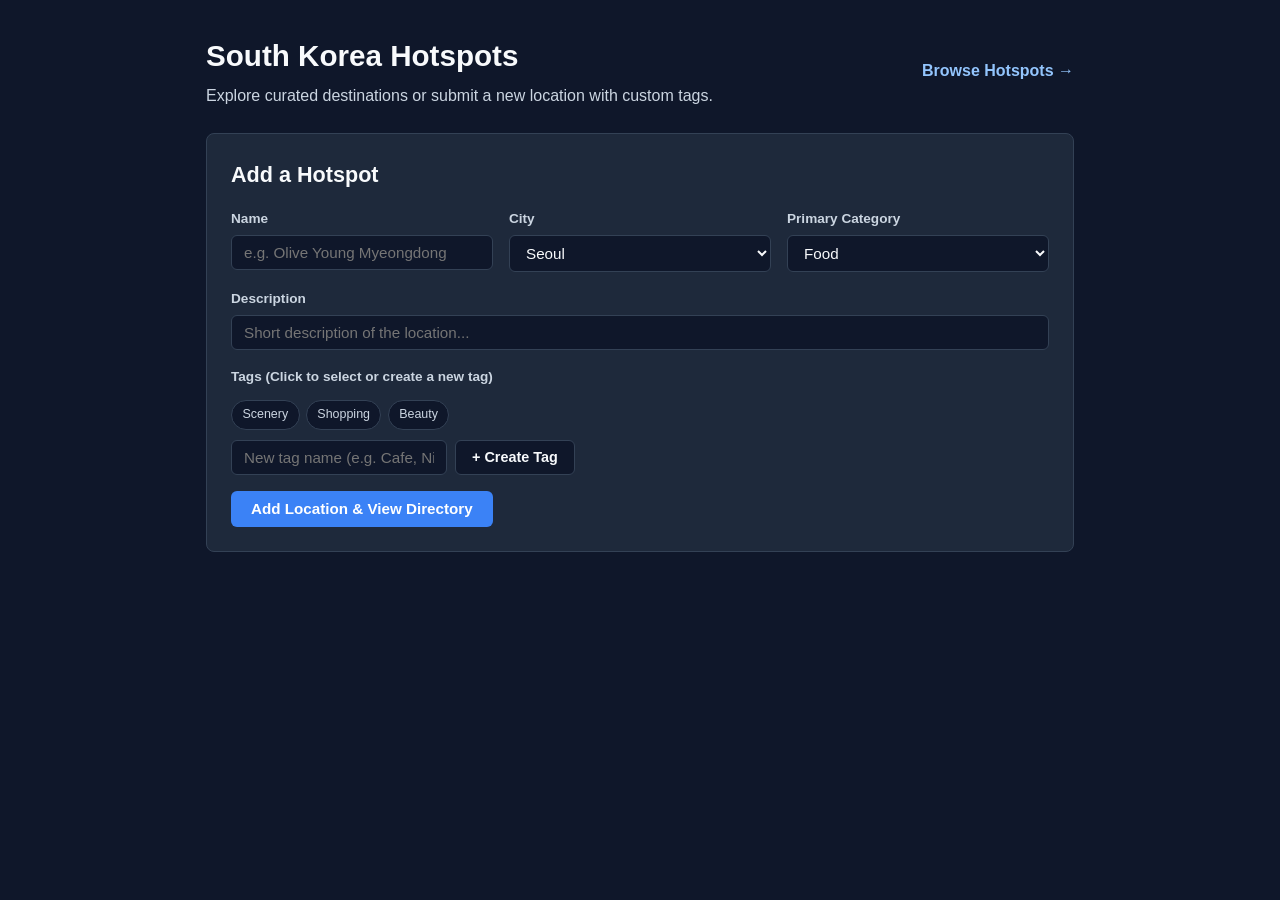
<file: index.html>
<!DOCTYPE html>
<html lang="en">
<head>
    <meta charset="UTF-8">
    <meta name="viewport" content="width=device-width, initial-scale=1.0">
    <title>South Korea Hotspots</title>
    <link rel="stylesheet" href="style.css">
</head>
<body>

    <header>
        <div style="display: flex; justify-content: space-between; align-items: center; flex-wrap: wrap; gap: 1rem;">
            <div>
                <h1>South Korea Hotspots</h1>
                <p>Explore curated destinations or submit a new location with custom tags.</p>
            </div>
            <nav>
                <a href="hotspot.html" style="color: var(--badge-text); text-decoration: none; font-weight: 600;">Browse Hotspots &rarr;</a>
            </nav>
        </div>
    </header>

    <!-- Add New Hotspot Form -->
    <section class="form-section">
        <h2>Add a Hotspot</h2>
        <form id="addHotspotForm">
            <div class="form-grid">
                <div class="control-group">
                    <label for="newName">Name</label>
                    <input type="text" id="newName" placeholder="e.g. Olive Young Myeongdong" required>
                </div>
                <div class="control-group">
                    <label for="newCity">City</label>
                    <select id="newCity">
                        <option value="Seoul">Seoul</option>
                        <option value="Busan">Busan</option>
                        <option value="Jeju">Jeju</option>
                    </select>
                </div>
                <div class="control-group">
                    <label for="newCategory">Primary Category</label>
                    <select id="newCategory">
                        <option value="Food">Food</option>
                        <option value="Landmark">Landmark</option>
                        <option value="Shopping">Shopping</option>
                        <option value="Nature">Nature</option>
                    </select>
                </div>
                <div class="control-group" style="grid-column: 1 / -1;">
                    <label for="newDescription">Description</label>
                    <input type="text" id="newDescription" placeholder="Short description of the location..." required>
                </div>

                <!-- Tag Selection & Creation -->
                <div class="control-group" style="grid-column: 1 / -1;">
                    <label>Tags (Click to select or create a new tag)</label>
                    <div id="tagSelector" class="tag-list"></div>

                    <div class="custom-tag-row">
                        <input type="text" id="customTagInput" placeholder="New tag name (e.g. Cafe, Nightlife)...">
                        <button type="button" id="createTagBtn" class="btn-secondary">+ Create Tag</button>
                    </div>
                </div>
            </div>
            <button type="submit">Add Location &amp; View Directory</button>
        </form>
    </section>

    <script>
        const HOTSPOTS_KEY = "korea_hotspots_custom";
        const TAGS_KEY = "korea_hotspots_tags";
        const DEFAULT_TAGS = ["Scenery", "Shopping", "Beauty"];

        // Load saved tag list or initialize with basic tags
        let availableTags = JSON.parse(localStorage.getItem(TAGS_KEY)) || [...DEFAULT_TAGS];
        const selectedTags = new Set();

        const tagSelector = document.getElementById("tagSelector");
        const customTagInput = document.getElementById("customTagInput");
        const createTagBtn = document.getElementById("createTagBtn");
        const addHotspotForm = document.getElementById("addHotspotForm");

        function renderTagPills() {
            tagSelector.innerHTML = "";
            availableTags.forEach(tag => {
                const pill = document.createElement("span");
                pill.className = "tag-pill selectable" + (selectedTags.has(tag) ? " selected" : "");
                pill.textContent = selectedTags.has(tag) ? `✓ ${tag}` : tag;

                pill.addEventListener("click", () => {
                    if (selectedTags.has(tag)) {
                        selectedTags.delete(tag);
                    } else {
                        selectedTags.add(tag);
                    }
                    renderTagPills();
                });

                tagSelector.appendChild(pill);
            });
        }

        function addNewTag() {
            const raw = customTagInput.value.trim();
            if (!raw) return;

            // Format cleanly (capitalize first letter)
            const formatted = raw.charAt(0).toUpperCase() + raw.slice(1);

            // Prevent case-insensitive duplicates
            const existing = availableTags.find(t => t.toLowerCase() === formatted.toLowerCase());
            if (existing) {
                selectedTags.add(existing);
            } else {
                availableTags.push(formatted);
                localStorage.setItem(TAGS_KEY, JSON.stringify(availableTags));
                selectedTags.add(formatted);
            }

            customTagInput.value = "";
            renderTagPills();
        }

        createTagBtn.addEventListener("click", addNewTag);
        customTagInput.addEventListener("keydown", (event) => {
            if (event.key === "Enter") {
                event.preventDefault();
                addNewTag();
            }
        });

        addHotspotForm.addEventListener("submit", (event) => {
            event.preventDefault();

            const existingCustom = JSON.parse(localStorage.getItem(HOTSPOTS_KEY)) || [];

            const newSpot = {
                id: Date.now(),
                name: document.getElementById("newName").value.trim(),
                city: document.getElementById("newCity").value,
                category: document.getElementById("newCategory").value,
                description: document.getElementById("newDescription").value.trim(),
                tags: Array.from(selectedTags)
            };

            existingCustom.push(newSpot);
            localStorage.setItem(HOTSPOTS_KEY, JSON.stringify(existingCustom));

            window.location.href = "hotspot.html";
        });

        renderTagPills();
    </script>
</body>
</html>
</file>
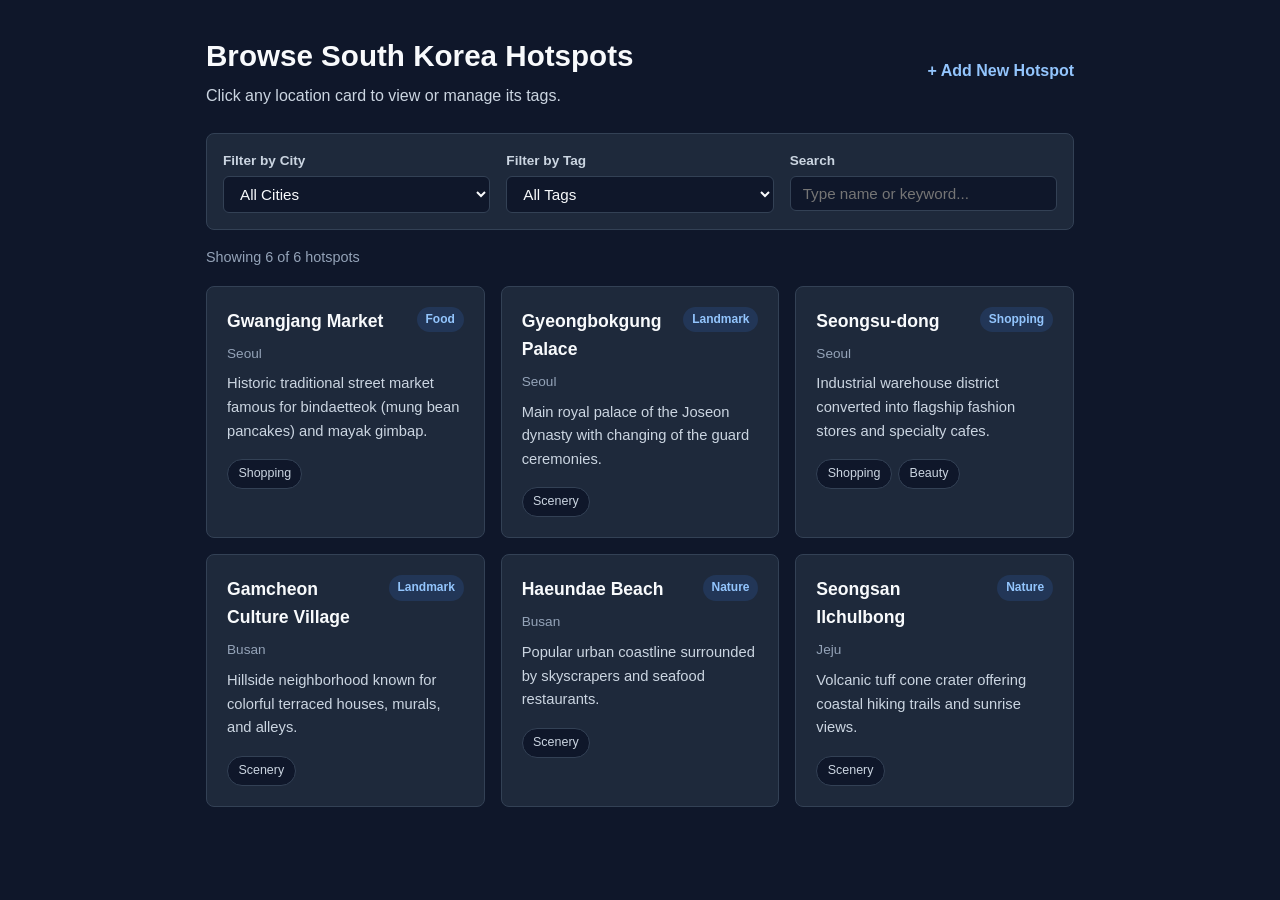
<file: hotspot.html>
<!DOCTYPE html>
<html lang="en">
<head>
    <meta charset="UTF-8">
    <meta name="viewport" content="width=device-width, initial-scale=1.0">
    <title>Browse Hotspots - South Korea Hotspots</title>
    <link rel="stylesheet" href="style.css">
</head>
<body>

    <header>
        <div style="display: flex; justify-content: space-between; align-items: center; flex-wrap: wrap; gap: 1rem;">
            <div>
                <h1>Browse South Korea Hotspots</h1>
                <p>Click any location card to view or manage its tags.</p>
            </div>
            <nav>
                <a href="index.html" style="color: var(--badge-text); text-decoration: none; font-weight: 600;">+ Add New Hotspot</a>
            </nav>
        </div>
    </header>

    <!-- Controls -->
    <section class="controls">
        <div class="control-group">
            <label for="cityFilter">Filter by City</label>
            <select id="cityFilter">
                <option value="All">All Cities</option>
                <option value="Seoul">Seoul</option>
                <option value="Busan">Busan</option>
                <option value="Jeju">Jeju</option>
            </select>
        </div>

        <div class="control-group">
            <label for="tagFilter">Filter by Tag</label>
            <select id="tagFilter">
                <option value="All">All Tags</option>
            </select>
        </div>

        <div class="control-group">
            <label for="searchInput">Search</label>
            <input type="text" id="searchInput" placeholder="Type name or keyword...">
        </div>
    </section>

    <!-- Results Summary -->
    <p id="resultCount" class="result-count"></p>

    <!-- Hotspot List Output -->
    <main id="hotspotList" class="hotspot-grid"></main>

    <!-- Tag Management Modal Overlay -->
    <div id="tagModal" class="modal-overlay" role="dialog" aria-modal="true">
        <div class="modal-content">
            <button id="closeModalBtn" class="modal-close" aria-label="Close modal">Close &times;</button>
            <div class="modal-body" style="padding-top: 2.5rem;">
                <div class="card-header">
                    <h3 id="modalTitle"></h3>
                    <span id="modalCategory" class="badge"></span>
                </div>
                <div id="modalCity" class="city-label"></div>
                <p id="modalDescription"></p>

                <hr style="border: 0; border-top: 1px solid var(--border-color); margin: 0.75rem 0;">

                <h4 style="color: var(--badge-text); font-size: 0.95rem;">Manage Tags for This Location</h4>
                <div id="modalTagSelector" class="tag-list"></div>

                <div class="custom-tag-row">
                    <input type="text" id="modalNewTagInput" placeholder="Add a new tag...">
                    <button type="button" id="modalAddTagBtn" class="btn-secondary">+ Add Tag</button>
                </div>
            </div>
        </div>
    </div>

    <script>
        const HOTSPOTS_KEY = "korea_hotspots_custom";
        const TAGS_KEY = "korea_hotspots_tags";
        const OVERRIDES_KEY = "korea_hotspots_tag_overrides";
        const DEFAULT_TAGS = ["Scenery", "Shopping", "Beauty"];

        const defaultHotspots = [
            {
                id: 1,
                name: "Gwangjang Market",
                city: "Seoul",
                category: "Food",
                description: "Historic traditional street market famous for bindaetteok (mung bean pancakes) and mayak gimbap.",
                tags: ["Shopping"]
            },
            {
                id: 2,
                name: "Gyeongbokgung Palace",
                city: "Seoul",
                category: "Landmark",
                description: "Main royal palace of the Joseon dynasty with changing of the guard ceremonies.",
                tags: ["Scenery"]
            },
            {
                id: 3,
                name: "Seongsu-dong",
                city: "Seoul",
                category: "Shopping",
                description: "Industrial warehouse district converted into flagship fashion stores and specialty cafes.",
                tags: ["Shopping", "Beauty"]
            },
            {
                id: 4,
                name: "Gamcheon Culture Village",
                city: "Busan",
                category: "Landmark",
                description: "Hillside neighborhood known for colorful terraced houses, murals, and alleys.",
                tags: ["Scenery"]
            },
            {
                id: 5,
                name: "Haeundae Beach",
                city: "Busan",
                category: "Nature",
                description: "Popular urban coastline surrounded by skyscrapers and seafood restaurants.",
                tags: ["Scenery"]
            },
            {
                id: 6,
                name: "Seongsan Ilchulbong",
                city: "Jeju",
                category: "Nature",
                description: "Volcanic tuff cone crater offering coastal hiking trails and sunrise views.",
                tags: ["Scenery"]
            }
        ];

        let availableTags = JSON.parse(localStorage.getItem(TAGS_KEY)) || [...DEFAULT_TAGS];
        let savedHotspots = JSON.parse(localStorage.getItem(HOTSPOTS_KEY)) || [];
        let tagOverrides = JSON.parse(localStorage.getItem(OVERRIDES_KEY)) || {};

        // Apply any saved tag edits to default hotspots
        defaultHotspots.forEach(spot => {
            if (tagOverrides[spot.id]) {
                spot.tags = tagOverrides[spot.id];
            }
        });

        let hotspots = [...defaultHotspots, ...savedHotspots];
        let activeSpot = null;

        const cityFilter = document.getElementById("cityFilter");
        const tagFilter = document.getElementById("tagFilter");
        const searchInput = document.getElementById("searchInput");
        const hotspotList = document.getElementById("hotspotList");
        const resultCount = document.getElementById("resultCount");

        // Modal Elements
        const tagModal = document.getElementById("tagModal");
        const closeModalBtn = document.getElementById("closeModalBtn");
        const modalTitle = document.getElementById("modalTitle");
        const modalCategory = document.getElementById("modalCategory");
        const modalCity = document.getElementById("modalCity");
        const modalDescription = document.getElementById("modalDescription");
        const modalTagSelector = document.getElementById("modalTagSelector");
        const modalNewTagInput = document.getElementById("modalNewTagInput");
        const modalAddTagBtn = document.getElementById("modalAddTagBtn");

        function populateTagFilter() {
            const currentSelection = tagFilter.value;
            tagFilter.innerHTML = '<option value="All">All Tags</option>';
            availableTags.forEach(tag => {
                const option = document.createElement("option");
                option.value = tag;
                option.textContent = tag;
                tagFilter.appendChild(option);
            });
            if (availableTags.includes(currentSelection)) {
                tagFilter.value = currentSelection;
            }
        }

        function saveSpotTags(spot) {
            const isDefault = defaultHotspots.some(d => d.id === spot.id);
            if (isDefault) {
                tagOverrides[spot.id] = spot.tags;
                localStorage.setItem(OVERRIDES_KEY, JSON.stringify(tagOverrides));
            } else {
                const idx = savedHotspots.findIndex(s => s.id === spot.id);
                if (idx !== -1) {
                    savedHotspots[idx].tags = spot.tags;
                    localStorage.setItem(HOTSPOTS_KEY, JSON.stringify(savedHotspots));
                }
            }
        }

        function renderModalTags() {
            if (!activeSpot) return;
            modalTagSelector.innerHTML = "";

            availableTags.forEach(tag => {
                const isSelected = activeSpot.tags && activeSpot.tags.includes(tag);
                const pill = document.createElement("span");
                pill.className = "tag-pill selectable" + (isSelected ? " selected" : "");
                pill.textContent = isSelected ? `✓ ${tag}` : tag;

                pill.addEventListener("click", () => {
                    if (!activeSpot.tags) activeSpot.tags = [];
                    if (isSelected) {
                        activeSpot.tags = activeSpot.tags.filter(t => t !== tag);
                    } else {
                        activeSpot.tags.push(tag);
                    }
                    saveSpotTags(activeSpot);
                    renderModalTags();
                    renderHotspots();
                });

                modalTagSelector.appendChild(pill);
            });
        }

        function openModal(spot) {
            activeSpot = spot;
            modalTitle.textContent = spot.name;
            modalCategory.textContent = spot.category;
            modalCity.textContent = spot.city;
            modalDescription.textContent = spot.description;
            renderModalTags();
            tagModal.classList.add("active");
        }

        function closeModal() {
            tagModal.classList.remove("active");
            activeSpot = null;
        }

        function handleModalNewTag() {
            if (!activeSpot) return;
            const raw = modalNewTagInput.value.trim();
            if (!raw) return;

            const formatted = raw.charAt(0).toUpperCase() + raw.slice(1);
            let tagToUse = availableTags.find(t => t.toLowerCase() === formatted.toLowerCase());

            if (!tagToUse) {
                tagToUse = formatted;
                availableTags.push(tagToUse);
                localStorage.setItem(TAGS_KEY, JSON.stringify(availableTags));
                populateTagFilter();
            }

            if (!activeSpot.tags) activeSpot.tags = [];
            if (!activeSpot.tags.includes(tagToUse)) {
                activeSpot.tags.push(tagToUse);
                saveSpotTags(activeSpot);
            }

            modalNewTagInput.value = "";
            renderModalTags();
            renderHotspots();
        }

        function renderHotspots() {
            const selectedCity = cityFilter.value;
            const selectedTag = tagFilter.value;
            const query = searchInput.value.trim().toLowerCase();

            const filtered = hotspots.filter(spot => {
                const spotTags = spot.tags || [];
                const matchesCity = selectedCity === "All" || spot.city === selectedCity;
                const matchesTag = selectedTag === "All" || spotTags.includes(selectedTag);
                const matchesQuery = spot.name.toLowerCase().includes(query) ||
                                     spot.description.toLowerCase().includes(query) ||
                                     spotTags.some(t => t.toLowerCase().includes(query));
                return matchesCity && matchesTag && matchesQuery;
            });

            resultCount.textContent = `Showing ${filtered.length} of ${hotspots.length} hotspots`;
            hotspotList.innerHTML = "";

            if (filtered.length === 0) {
                hotspotList.innerHTML = "<p>No hotspots match your filters.</p>";
                return;
            }

            filtered.forEach(spot => {
                const item = document.createElement("article");
                item.className = "card";

                const tagsHtml = (spot.tags && spot.tags.length > 0)
                    ? `<div class="tag-list">${spot.tags.map(t => `<span class="tag-pill">${t}</span>`).join("")}</div>`
                    : "";

                item.innerHTML = `
                    <div class="card-header">
                        <h3>${spot.name}</h3>
                        <span class="badge">${spot.category}</span>
                    </div>
                    <div class="city-label">${spot.city}</div>
                    <p>${spot.description}</p>
                    ${tagsHtml}
                `;

                item.addEventListener("click", () => openModal(spot));
                hotspotList.appendChild(item);
            });
        }

        // Event Listeners
        cityFilter.addEventListener("change", renderHotspots);
        tagFilter.addEventListener("change", renderHotspots);
        searchInput.addEventListener("input", renderHotspots);

        modalAddTagBtn.addEventListener("click", handleModalNewTag);
        modalNewTagInput.addEventListener("keydown", (event) => {
            if (event.key === "Enter") {
                event.preventDefault();
                handleModalNewTag();
            }
        });

        closeModalBtn.addEventListener("click", closeModal);
        tagModal.addEventListener("click", (event) => {
            if (event.target === tagModal) closeModal();
        });
        document.addEventListener("keydown", (event) => {
            if (event.key === "Escape" && tagModal.classList.contains("active")) {
                closeModal();
            }
        });

        populateTagFilter();
        renderHotspots();
    </script>
</body>
</html>
</file>
<file: style.css>
:root {
    --bg-primary: #0f172a;
    --bg-surface: #1e293b;
    --bg-input: #0f172a;
    --border-color: #334155;
    --text-primary: #f8fafc;
    --text-secondary: #cbd5e1;
    --text-muted: #94a3b8;
    --accent: #3b82f6;
    --accent-hover: #2563eb;
    --badge-bg: rgba(59, 130, 246, 0.15);
    --badge-text: #93c5fd;
}

* {
    box-sizing: border-box;
    margin: 0;
    padding: 0;
}

body {
    font-family: -apple-system, BlinkMacSystemFont, "Segoe UI", Roboto, Helvetica, Arial, sans-serif;
    line-height: 1.6;
    color: var(--text-secondary);
    background-color: var(--bg-primary);
    max-width: 900px;
    margin: 0 auto;
    padding: 2rem 1rem;
}

header {
    margin-bottom: 1.5rem;
}

h1 {
    font-size: 1.85rem;
    color: var(--text-primary);
    margin-bottom: 0.25rem;
}

h2 {
    font-size: 1.35rem;
    margin-bottom: 1rem;
    color: var(--text-primary);
}

/* Filter Bar */
.controls {
    display: flex;
    flex-wrap: wrap;
    gap: 1rem;
    background: var(--bg-surface);
    padding: 1rem;
    border: 1px solid var(--border-color);
    border-radius: 8px;
    margin-bottom: 1rem;
}

.control-group {
    display: flex;
    flex-direction: column;
    flex: 1;
    min-width: 180px;
}

label {
    font-size: 0.85rem;
    font-weight: 600;
    margin-bottom: 0.3rem;
    color: var(--text-secondary);
}

select,
input[type="text"] {
    padding: 0.5rem 0.75rem;
    border: 1px solid var(--border-color);
    border-radius: 6px;
    font-size: 0.95rem;
    background-color: var(--bg-input);
    color: var(--text-primary);
}

select:focus,
input[type="text"]:focus {
    outline: none;
    border-color: var(--accent);
}

.result-count {
    font-size: 0.9rem;
    color: var(--text-muted);
    margin-bottom: 1rem;
}

/* Hotspot Cards Grid */
.hotspot-grid {
    display: grid;
    grid-template-columns: repeat(auto-fill, minmax(260px, 1fr));
    gap: 1rem;
    margin-bottom: 2.5rem;
}

.card {
    background: var(--bg-surface);
    border: 1px solid var(--border-color);
    border-radius: 8px;
    padding: 1.25rem;
    display: flex;
    flex-direction: column;
    gap: 0.5rem;
    cursor: pointer;
    transition: transform 0.15s ease, border-color 0.15s ease;
}

.card:hover {
    transform: translateY(-2px);
    border-color: var(--accent);
}

.card-header {
    display: flex;
    justify-content: space-between;
    align-items: flex-start;
    gap: 0.5rem;
}

.card h3 {
    font-size: 1.1rem;
    color: var(--text-primary);
}

.badge {
    font-size: 0.75rem;
    font-weight: 600;
    padding: 0.2rem 0.55rem;
    border-radius: 999px;
    background-color: var(--badge-bg);
    color: var(--badge-text);
    white-space: nowrap;
}

.city-label {
    font-size: 0.85rem;
    font-weight: 500;
    color: var(--text-muted);
}

.card p {
    font-size: 0.92rem;
    color: var(--text-secondary);
}

/* Add Hotspot Form */
.form-section {
    background: var(--bg-surface);
    border: 1px solid var(--border-color);
    border-radius: 8px;
    padding: 1.5rem;
}

.form-grid {
    display: grid;
    grid-template-columns: repeat(auto-fit, minmax(200px, 1fr));
    gap: 1rem;
    margin-bottom: 1rem;
}

button[type="submit"] {
    background-color: var(--accent);
    color: #ffffff;
    font-weight: 600;
    border: none;
    border-radius: 6px;
    padding: 0.6rem 1.25rem;
    font-size: 0.95rem;
    cursor: pointer;
}

button[type="submit"]:hover {
    background-color: var(--accent-hover);
}

/* Modal Overlay */
.modal-overlay {
    display: none;
    position: fixed;
    inset: 0;
    background-color: rgba(2, 6, 23, 0.85);
    backdrop-filter: blur(4px);
    z-index: 1000;
    justify-content: center;
    align-items: center;
    padding: 1rem;
}

.modal-overlay.active {
    display: flex;
}

.modal-content {
    background-color: var(--bg-surface);
    border: 1px solid var(--border-color);
    border-radius: 10px;
    max-width: 600px;
    width: 100%;
    overflow: hidden;
    position: relative;
}

.modal-close {
    position: absolute;
    top: 0.75rem;
    right: 0.75rem;
    background-color: rgba(15, 23, 42, 0.85);
    color: var(--text-primary);
    border: 1px solid var(--border-color);
    border-radius: 6px;
    padding: 0.3rem 0.65rem;
    font-size: 0.9rem;
    font-weight: 600;
    cursor: pointer;
}

.modal-close:hover {
    border-color: var(--accent);
}

.modal-body {
    padding: 1.25rem;
    display: flex;
    flex-direction: column;
    gap: 0.5rem;
}

/* Tag Pills & Interactive Tag Picker */
.tag-list {
    display: flex;
    flex-wrap: wrap;
    gap: 0.4rem;
    margin-top: 0.5rem;
}

.tag-pill {
    font-size: 0.78rem;
    font-weight: 500;
    padding: 0.25rem 0.65rem;
    border-radius: 999px;
    border: 1px solid var(--border-color);
    background-color: var(--bg-primary);
    color: var(--text-secondary);
    display: inline-flex;
    align-items: center;
    gap: 0.35rem;
}

.tag-pill.selectable {
    cursor: pointer;
    user-select: none;
    transition: all 0.15s ease;
}

.tag-pill.selectable:hover {
    border-color: var(--accent);
}

.tag-pill.selected {
    background-color: var(--badge-bg);
    border-color: var(--accent);
    color: var(--badge-text);
    font-weight: 600;
}

.custom-tag-row {
    display: flex;
    gap: 0.5rem;
    margin-top: 0.6rem;
}

.btn-secondary {
    background-color: var(--bg-primary);
    color: var(--text-primary);
    border: 1px solid var(--border-color);
    border-radius: 6px;
    padding: 0.5rem 1rem;
    font-size: 0.9rem;
    font-weight: 600;
    cursor: pointer;
    white-space: nowrap;
}

.btn-secondary:hover {
    border-color: var(--accent);
}
</file>
